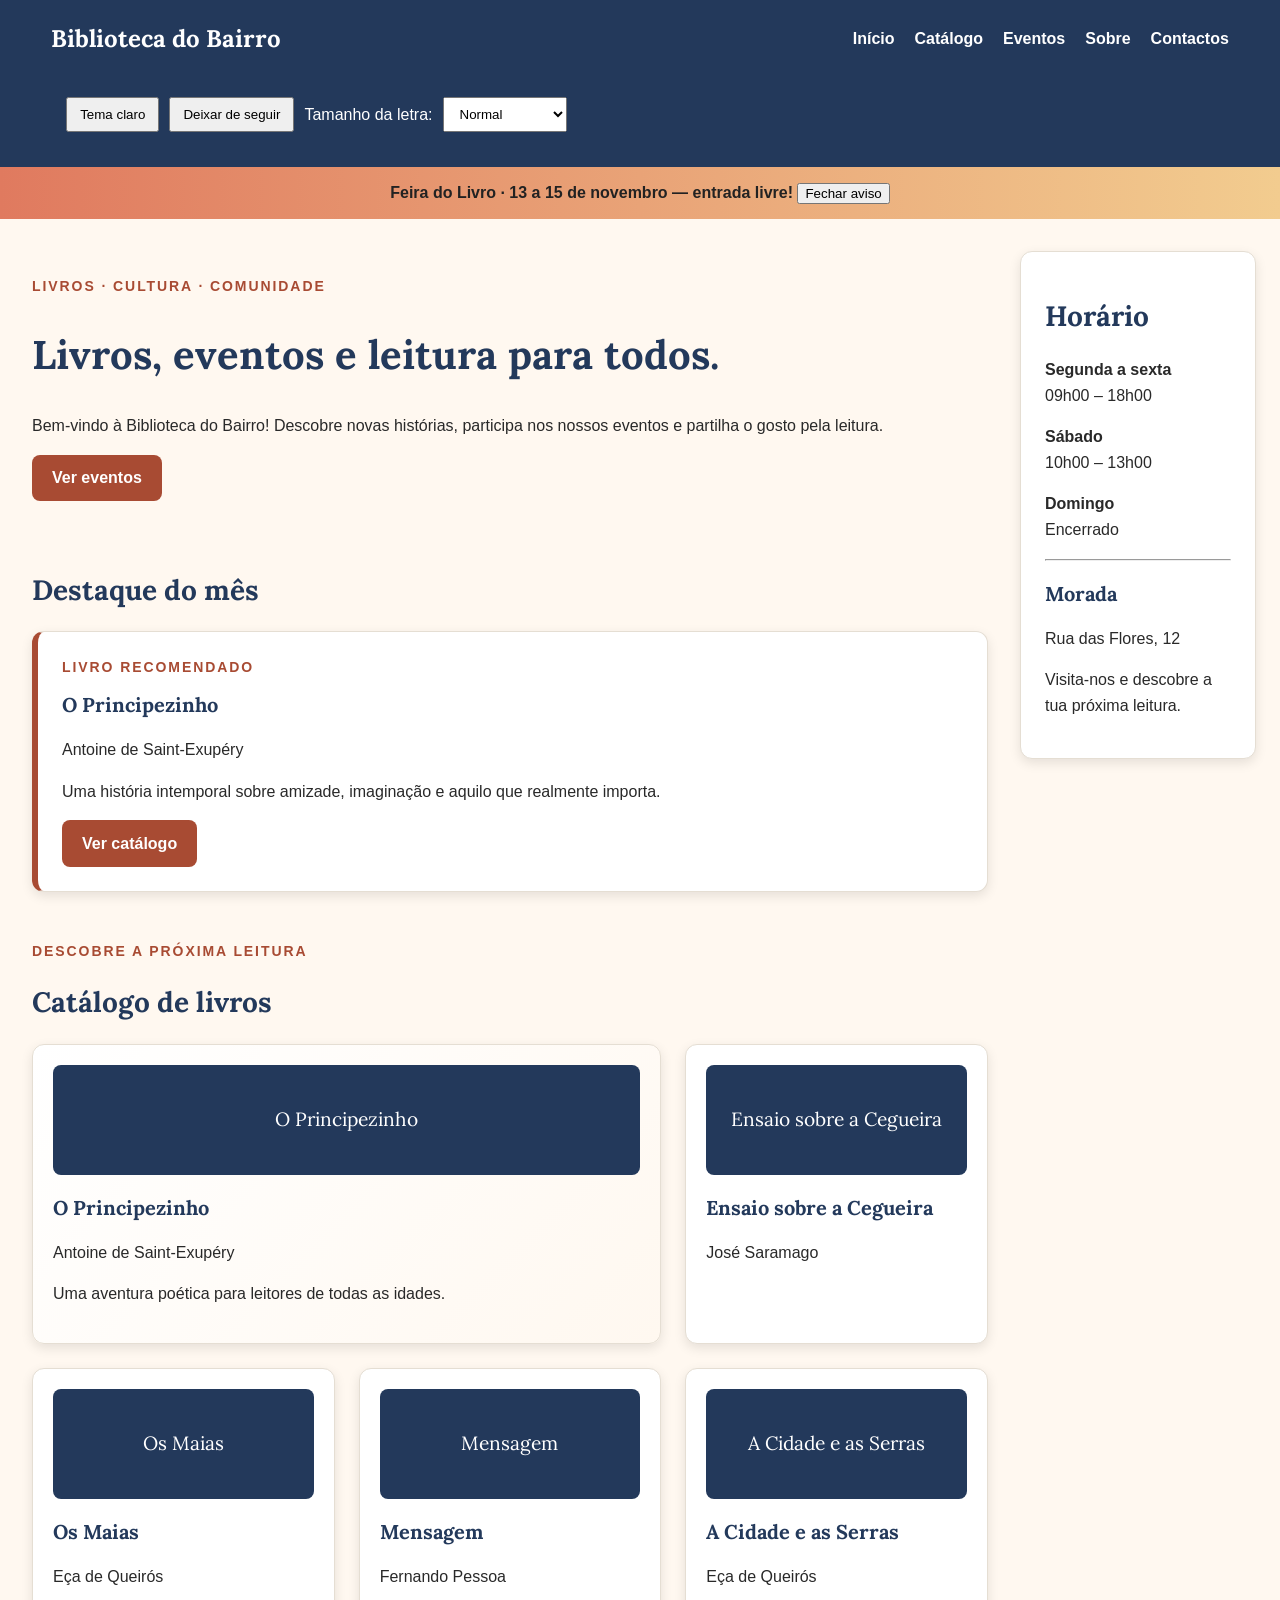
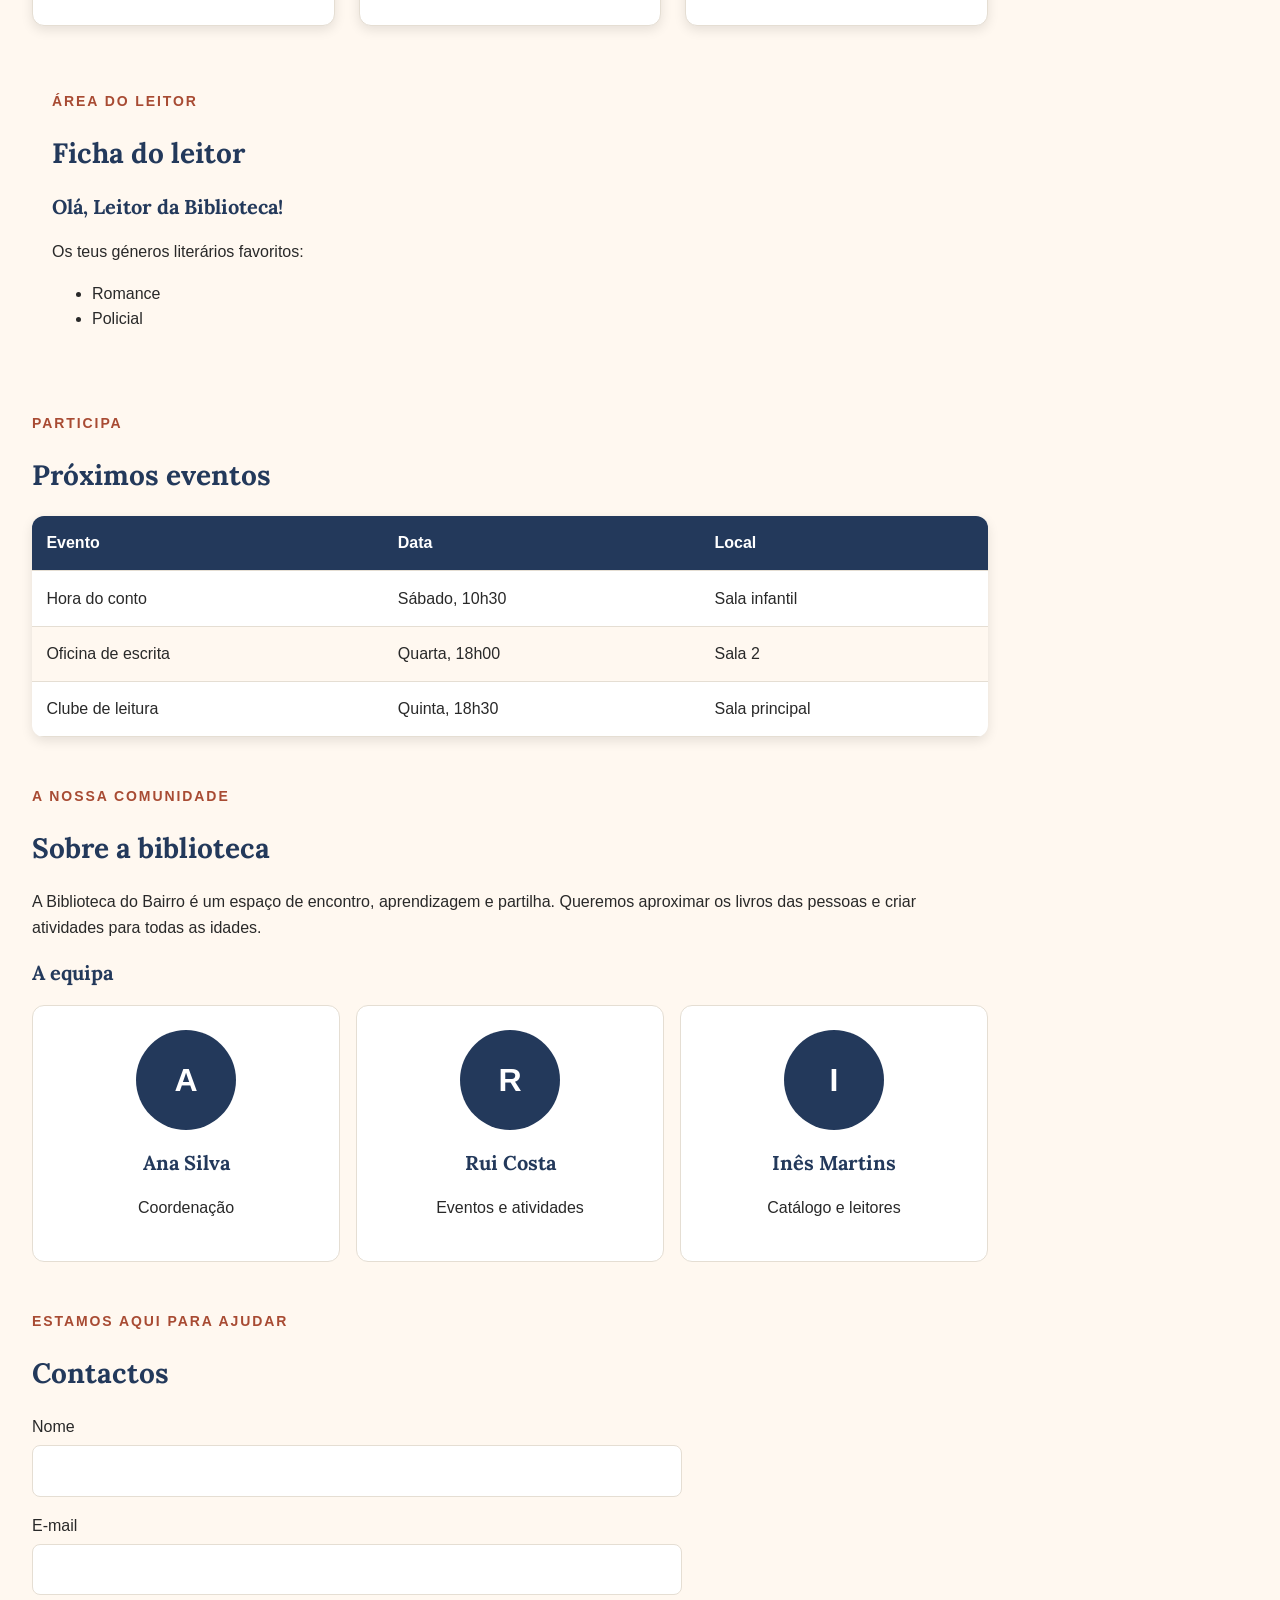
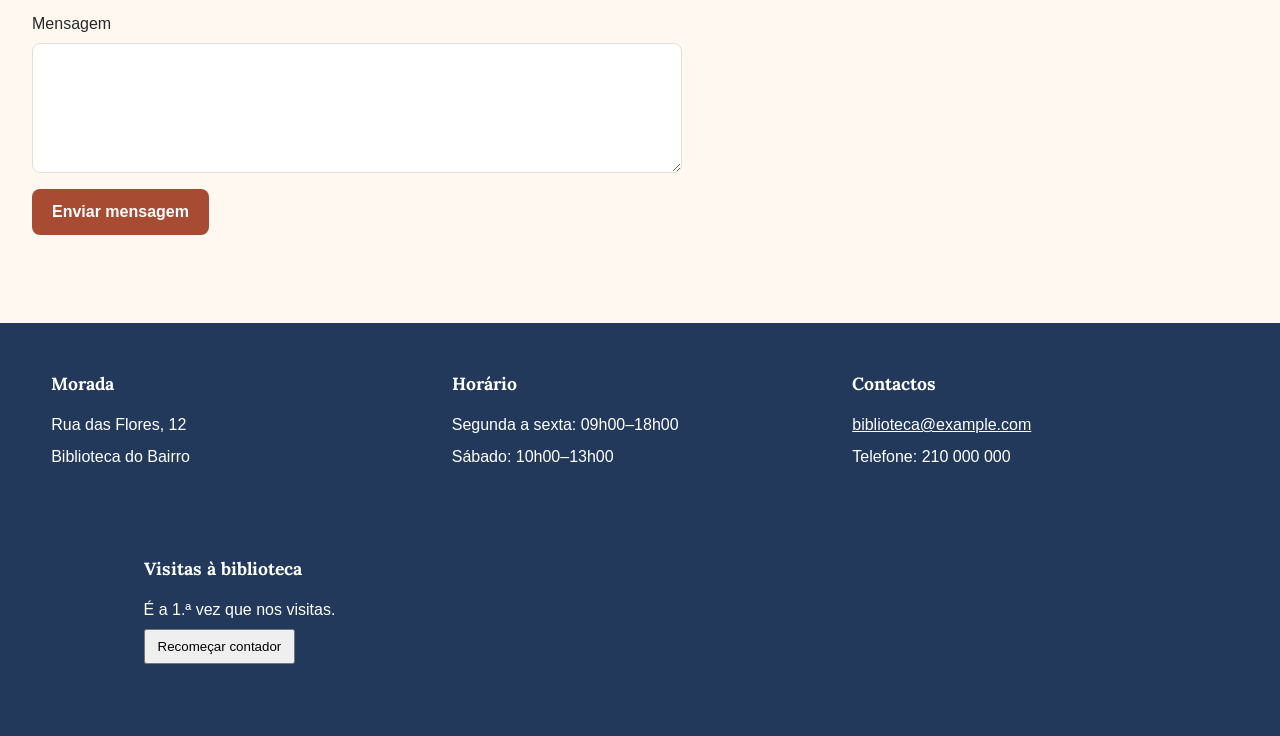
<file: index.html>
<!DOCTYPE html>
<html lang="pt">
<head>
  <meta charset="UTF-8">
  <meta name="viewport" content="width=device-width, initial-scale=1">
  <title>Biblioteca do Bairro</title>

  <script src="src.js" defer></script>

  <link rel="preconnect" href="https://fonts.googleapis.com">
  <link rel="preconnect" href="https://fonts.gstatic.com" crossorigin>
  <link href="https://fonts.googleapis.com/css2?family=Lora:wght@400;700&display=swap" rel="stylesheet">

  <link rel="stylesheet" href="style2.css">
</head>

<body>
  <div class="layout">

    <!-- CABEÇALHO -->
    <header class="cabecalho" id="inicio">
      <a class="marca" href="#inicio">Biblioteca do Bairro</a>

      <nav aria-label="Menu principal">
        <ul>
          <li><a href="#inicio">Início</a></li>
          <li><a href="index4.html">Catálogo</a></li>
          <li><a href="#eventos">Eventos</a></li>
          <li><a href="#sobre">Sobre</a></li>
          <li><a href="#contactos">Contactos</a></li>
        </ul>
      </nav>

      <!-- PREFERÊNCIAS -->
      <div id="controlos-preferencias">
        <button id="botaoTema" type="button">Mudar tema</button>

        <button id="seguirSistema" type="button">
          Seguir o sistema
        </button>

        <label for="tamanhoLetra">Tamanho da letra:</label>

        <select id="tamanhoLetra">
          <option value="normal">Normal</option>
          <option value="grande">Grande</option>
          <option value="muito-grande">Muito grande</option>
        </select>
      </div>
    </header>

    <!-- AVISO -->
    <div class="aviso">
      Feira do Livro · 13 a 15 de novembro — entrada livre!
    </div>

    <main>
      <div class="conteudo-principal">

        <!-- APRESENTAÇÃO -->
        <section aria-labelledby="titulo-principal">
          <p class="etiqueta">Livros · Cultura · Comunidade</p>

          <h1 id="titulo-principal">
            Livros, eventos e leitura para todos.
          </h1>

          <p class="destaque">
            Bem-vindo à Biblioteca do Bairro! Descobre novas histórias,
            participa nos nossos eventos e partilha o gosto pela leitura.
          </p>

          <a class="botao" href="#eventos">Ver eventos</a>
        </section>

        <!-- DESTAQUE -->
        <section id="destaque">
          <h2>Destaque do mês</h2>

          <article class="cartao">
            <p class="etiqueta">Livro recomendado</p>

            <h3>O Principezinho</h3>

            <p>Antoine de Saint-Exupéry</p>

            <p>
              Uma história intemporal sobre amizade, imaginação
              e aquilo que realmente importa.
            </p>

            <a class="botao" href="#catalogo">Ver catálogo</a>
          </article>
        </section>

        <!-- CATÁLOGO -->
        <section id="catalogo">
          <p class="etiqueta">Descobre a próxima leitura</p>

          <h2>Catálogo de livros</h2>

          <div class="catalogo">

            <article class="livro destaque">
              <div class="capa-livro">O Principezinho</div>
              <h3>O Principezinho</h3>
              <p>Antoine de Saint-Exupéry</p>
              <p>Uma aventura poética para leitores de todas as idades.</p>
            </article>

            <article class="livro">
              <div class="capa-livro">Ensaio sobre a Cegueira</div>
              <h3>Ensaio sobre a Cegueira</h3>
              <p>José Saramago</p>
            </article>

            <article class="livro">
              <div class="capa-livro">Os Maias</div>
              <h3>Os Maias</h3>
              <p>Eça de Queirós</p>
            </article>

            <article class="livro">
              <div class="capa-livro">Mensagem</div>
              <h3>Mensagem</h3>
              <p>Fernando Pessoa</p>
            </article>

            <article class="livro">
              <div class="capa-livro">A Cidade e as Serras</div>
              <h3>A Cidade e as Serras</h3>
              <p>Eça de Queirós</p>
            </article>

          </div>
        </section>

        <!-- FICHA DO LEITOR -->
        <section id="zona-leitor">
          <p class="etiqueta">Área do leitor</p>

          <h2>Ficha do leitor</h2>

          <h3 id="saudacao"></h3>

          <p>Os teus géneros literários favoritos:</p>

          <ul id="listaGeneros"></ul>
        </section>

        <!-- EVENTOS -->
        <section id="eventos">
          <p class="etiqueta">Participa</p>

          <h2>Próximos eventos</h2>

          <div class="tabela-wrapper">
            <table>
              <thead>
                <tr>
                  <th>Evento</th>
                  <th>Data</th>
                  <th>Local</th>
                </tr>
              </thead>

              <tbody>
                <tr>
                  <td>Hora do conto</td>
                  <td>Sábado, 10h30</td>
                  <td>Sala infantil</td>
                </tr>

                <tr>
                  <td>Oficina de escrita</td>
                  <td>Quarta, 18h00</td>
                  <td>Sala 2</td>
                </tr>

                <tr>
                  <td>Clube de leitura</td>
                  <td>Quinta, 18h30</td>
                  <td>Sala principal</td>
                </tr>
              </tbody>
            </table>
          </div>
        </section>

        <!-- SOBRE -->
        <section id="sobre">
          <p class="etiqueta">A nossa comunidade</p>

          <h2>Sobre a biblioteca</h2>

          <p>
            A Biblioteca do Bairro é um espaço de encontro, aprendizagem
            e partilha. Queremos aproximar os livros das pessoas e criar
            atividades para todas as idades.
          </p>

          <h3>A equipa</h3>

          <div class="equipa">

            <article class="membro">
              <div class="foto" aria-label="Representação de Ana">A</div>
              <h3>Ana Silva</h3>
              <p>Coordenação</p>
            </article>

            <article class="membro">
              <div class="foto" aria-label="Representação de Rui">R</div>
              <h3>Rui Costa</h3>
              <p>Eventos e atividades</p>
            </article>

            <article class="membro">
              <div class="foto" aria-label="Representação de Inês">I</div>
              <h3>Inês Martins</h3>
              <p>Catálogo e leitores</p>
            </article>

          </div>
        </section>

        <!-- CONTACTOS -->
        <section id="contactos">
          <p class="etiqueta">Estamos aqui para ajudar</p>

          <h2>Contactos</h2>

          <form class="formulario" id="formContacto">

            <div class="campo">
              <label for="nome">Nome</label>
              <input id="nome" name="nome" type="text" required>
            </div>

            <div class="campo">
              <label for="email">E-mail</label>
              <input id="email" name="email" type="email" required>
            </div>

            <div class="campo">
              <label for="mensagem">Mensagem</label>
              <textarea id="mensagem" name="mensagem" required></textarea>
            </div>

            <div>
              <button class="botao" type="submit">Enviar mensagem</button>
            </div>

            <p id="resultadoFormulario" role="status" aria-live="polite"></p>

          </form>
        </section>

      </div>
    </main>

    <!-- BARRA LATERAL -->
    <aside>
      <h2>Horário</h2>

      <p>
        <strong>Segunda a sexta</strong><br>
        09h00 – 18h00
      </p>

      <p>
        <strong>Sábado</strong><br>
        10h00 – 13h00
      </p>

      <p>
        <strong>Domingo</strong><br>
        Encerrado
      </p>

      <hr>

      <h3>Morada</h3>

      <p>Rua das Flores, 12</p>

      <p>Visita-nos e descobre a tua próxima leitura.</p>
    </aside>

    <!-- RODAPÉ -->
    <footer class="rodape">

      <div>
        <h3>Morada</h3>
        <p>Rua das Flores, 12</p>
        <p>Biblioteca do Bairro</p>
      </div>

      <div>
        <h3>Horário</h3>
        <p>Segunda a sexta: 09h00–18h00</p>
        <p>Sábado: 10h00–13h00</p>
      </div>

      <div>
        <h3>Contactos</h3>
        <p>
          <a href="mailto:biblioteca@example.com">
            biblioteca@example.com
          </a>
        </p>
        <p>Telefone: 210 000 000</p>
      </div>

      <!-- CONTADOR DE VISITAS -->
      <div id="zona-visitas">
        <h3>Visitas à biblioteca</h3>

        <p id="contadorVisitas"></p>

        <button id="recomecarVisitas" type="button">
          Recomeçar contador
        </button>
      </div>

    </footer>
  </div>

  <!-- FORMULÁRIO DE CONTACTO -->
  <script>
    /* Demonstração local do formulário; não envia dados para um servidor. */
    document.getElementById('formContacto').addEventListener('submit', function (event) {
      event.preventDefault();

      document.getElementById('resultadoFormulario').textContent =
        'Obrigado! O formulário foi validado nesta demonstração.';

      this.reset();
    });
  </script>

</body>
</html>
</file>
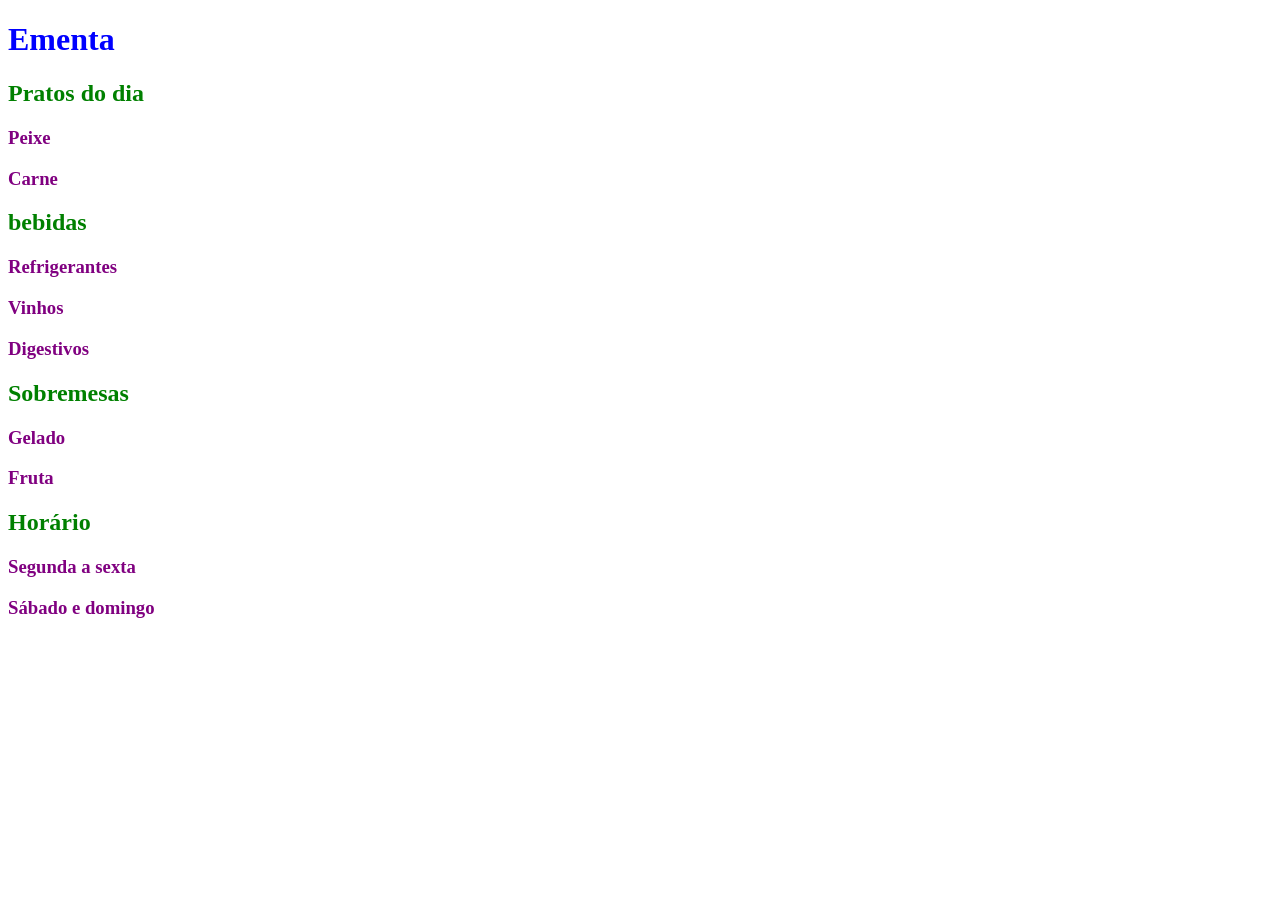
<file: index2.html>
<!DOCTYPE html>
<html lang="en">
<head>
    <link rel="stylesheet" href="style.css">
    <meta charset="UTF-8">
    <meta name="viewport" content="width=device-width, initial-scale=1.0">
    <title>Document</title>
</head>
<body>
   
<h1>Ementa  </h1>
<h2>Pratos do dia</h2>
    <h3>Peixe</h3>
    <h3>Carne</h3>
<h2>bebidas</h2>
    <h3 class="bebida">Refrigerantes</h3>
    <h3 class="bebida">Vinhos</h3>
    <h3 class="bebida">Digestivos</h3>
 
<h2>Sobremesas</h2>
    <h3>Gelado</h3>
    <h3>Fruta</h3>
<h2>Horário</h2>
    <h3>Segunda a sexta</h3>
    <h3>Sábado e domingo</h3>
 
</body>
</html>
</file>
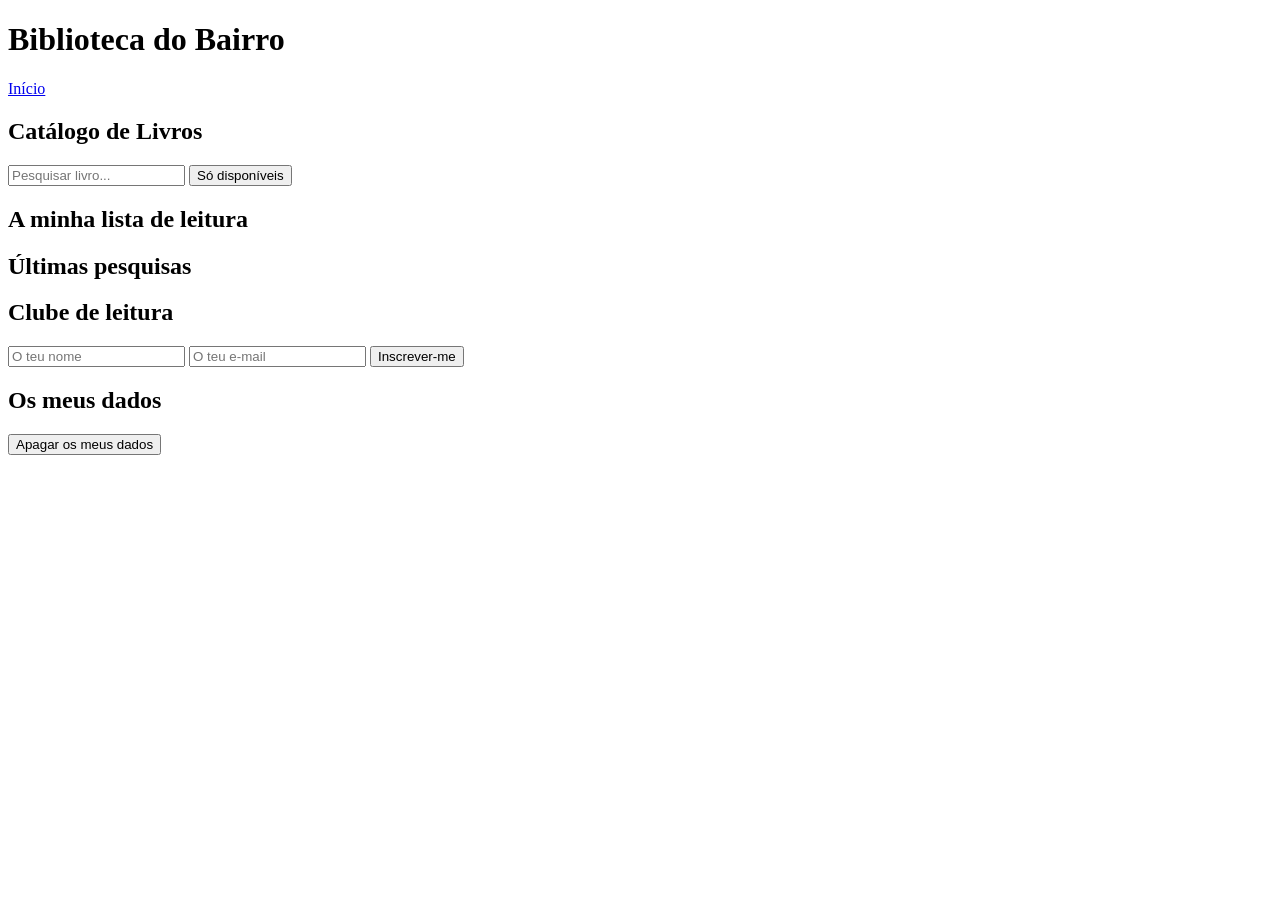
<file: index4.html>
<!DOCTYPE html>
<html lang="pt">
<head>
    <meta charset="UTF-8">
    <meta name="viewport" content="width=device-width, initial-scale=1.0">
    <title>Biblioteca do Bairro - Catálogo</title>
    <script src="app.js" defer></script>
</head>
<body>
    
    <header>
        <h1>Biblioteca do Bairro</h1>
        <nav>
            <a href="index.html">Início</a>
        </nav>
    </header>

    <main>
        <h2 id="resumo-catalogo">Catálogo de Livros</h2>

        <div>
            <input type="text" id="pesquisa" placeholder="Pesquisar livro...">
            <button id="btn-filtro">Só disponíveis</button>
        </div>

        <ul id="lista-livros"></ul>

        <section>
            <h2>A minha lista de leitura</h2>
            <ul id="lista-leitura"></ul>
        </section>

        <section>
            <h2>Últimas pesquisas</h2>
            <ul id="historico-pesquisas"></ul>
        </section>

        <section>
            <h2>Clube de leitura</h2>
            <form id="inscricao">
                <input type="text" name="nome" placeholder="O teu nome">
                <input type="text" name="email" placeholder="O teu e-mail">
                <button type="submit">Inscrever-me</button>
                <p id="mensagem"></p>
            </form>
        </section>

        <section>
            <h2>Os meus dados</h2>
            <pre id="dados-guardados"></pre>
            <button id="btn-apagar-dados">Apagar os meus dados</button>
            <p id="mensagem-dados"></p>
        </section>
    </main>
</body>
</html>
</file>
<file: style2.css>
/* Exercícios CSS 01–09 — Biblioteca do Bairro */

/* 1. Variáveis do tema */
:root {
    --cor-principal: #23395B;
    --cor-destaque: #A84B33;
    --cor-fundo: #FFF8F0;
    --cor-cartao: #FFFFFF;
    --cor-texto: #292929;
    --cor-borda: #E5DED3;
    --cor-aviso-inicio: #E07A5F;
    --cor-aviso-fim: #F2CC8F;
    --raio: 12px;
    --sombra: 0 4px 12px rgb(0 0 0 / 0.10);
}

/* Tema alternativo */
body.tema-alternativo {
    --cor-principal: #174C3C;
    --cor-destaque: #176B87;
    --cor-fundo: #F0F8F5;
    --cor-cartao: #FFFFFF;
    --cor-texto: #202B27;
    --cor-borda: #C9DED5;
    --cor-aviso-inicio: #75B798;
    --cor-aviso-fim: #D2EBDD;
}

/* 2. Modelo de caixa */
* {
    box-sizing: border-box;
}

html {
    scroll-behavior: smooth;
}

body {
    margin: 0;
    background: var(--cor-fundo);
    color: var(--cor-texto);
    font-family: Arial, Helvetica, sans-serif;
    font-size: 1rem;
    line-height: 1.6;
}

/* Títulos */
h1, h2, h3 {
    color: var(--cor-principal);
    font-family: "Lora", Georgia, serif;
    line-height: 1.25;
}

h1 {
    font-size: 2.5rem;
}

h2 {
    font-size: 1.75rem;
}

h3 {
    font-size: 1.25rem;
}

p {
    margin-top: 0;
}

/* Ligações */
a {
    color: var(--cor-principal);
}

a:hover {
    color: var(--cor-destaque);
}

/* Acessibilidade */
a:focus-visible,
button:focus-visible,
input:focus-visible,
textarea:focus-visible {
    outline: 3px solid var(--cor-principal);
    outline-offset: 3px;
}

img {
    max-width: 100%;
    height: auto;
}

/* 3. Cabeçalho e Flexbox */
.cabecalho {
    background: var(--cor-principal);
    color: #FFFFFF;
    padding: 1.25rem 4%;
    display: flex;
    justify-content: space-between;
    align-items: center;
    gap: 1.5rem;
    flex-wrap: wrap;
}

.marca {
    color: #FFFFFF;
    font-family: "Lora", Georgia, serif;
    font-size: 1.5rem;
    font-weight: 700;
    text-decoration: none;
}

.cabecalho nav ul {
    display: flex;
    align-items: center;
    gap: 1.25rem;
    list-style: none;
    margin: 0;
    padding: 0;
    flex-wrap: wrap;
}

.cabecalho nav a {
    color: #FFFFFF;
    text-decoration: none;
    font-weight: 700;
}

.cabecalho nav a:hover {
    color: #F2CC8F;
}

/* 4. Conteúdo e layout com Grid */
.layout {
    display: grid;
    grid-template-columns: minmax(0, 1fr) 260px;
    grid-template-areas:
        "topo topo"
        "menu menu"
        "conteudo lateral"
        "rodape rodape";
}

.cabecalho {
    grid-area: topo;
}

.aviso {
    grid-area: menu;
}

main {
    grid-area: conteudo;
    min-width: 0;
}

aside {
    grid-area: lateral;
}

footer {
    grid-area: rodape;
}

main {
    width: 100%;
    max-width: 1200px;
    margin: 0 auto;
    padding: 2rem;
}

.conteudo-principal {
    max-width: 960px;
    margin: 0 auto;
}

section {
    padding: 1.5rem 0;
    scroll-margin-top: 1rem;
}

/* 5. Etiqueta e aviso com gradiente */
.etiqueta {
    color: var(--cor-destaque);
    text-transform: uppercase;
    letter-spacing: 0.12rem;
    font-size: 0.875rem;
    font-weight: 700;
}

.aviso {
    padding: 0.8rem 4%;
    text-align: center;
    color: #222222;
    background: linear-gradient(
        90deg,
        var(--cor-aviso-inicio),
        var(--cor-aviso-fim)
    );
    font-weight: 700;
}

/* 6. Cartões com Flexbox */
.cartoes {
    display: flex;
    flex-wrap: wrap;
    gap: 1rem;
}

.cartao {
    flex: 1 1 250px;
    background: var(--cor-cartao);
    border: 1px solid var(--cor-borda);
    border-left: 6px solid var(--cor-destaque);
    border-radius: var(--raio);
    padding: 1.5rem;
    box-shadow: var(--sombra);
    transition: transform 0.2s ease, box-shadow 0.2s ease;
}

.cartao:hover {
    transform: translateY(-4px);
    box-shadow: 0 12px 24px rgb(0 0 0 / 0.15);
}

.cartao h3 {
    margin-top: 0;
}

/* Botões */
.botao {
    display: inline-block;
    padding: 0.65rem 1.25rem;
    border: 0;
    border-radius: 8px;
    background: var(--cor-destaque);
    color: #FFFFFF;
    text-decoration: none;
    font: inherit;
    font-weight: 700;
    cursor: pointer;
    transition: background 0.2s ease, transform 0.2s ease;
}

.botao:hover {
    background: var(--cor-principal);
    color: #FFFFFF;
}

.botao:active {
    transform: translateY(2px);
}

.botao:focus-visible {
    outline: 3px solid var(--cor-principal);
    outline-offset: 3px;
}

/* 7. Catálogo com CSS Grid */
.catalogo {
    display: grid;
    grid-template-columns: repeat(3, minmax(0, 1fr));
    gap: 1.5rem;
}

.livro {
    background: var(--cor-cartao);
    border: 1px solid var(--cor-borda);
    border-radius: var(--raio);
    padding: 1.25rem;
    box-shadow: var(--sombra);
    transition: transform 0.2s ease, box-shadow 0.2s ease;
}

.livro:hover {
    transform: translateY(-4px);
    box-shadow: 0 12px 24px rgb(0 0 0 / 0.15);
}

.livro.destaque {
    grid-column: span 2;
    background: linear-gradient(
        135deg,
        var(--cor-cartao),
        var(--cor-fundo)
    );
}

/* Capa dos livros */
.capa-livro {
    min-height: 110px;
    display: grid;
    place-items: center;
    margin-bottom: 1rem;
    border-radius: 8px;
    background: var(--cor-principal);
    color: #FFFFFF;
    font-family: "Lora", Georgia, serif;
    font-size: 1.2rem;
    text-align: center;
    padding: 1rem;
}

/* 8. Tabela de eventos */
.tabela-wrapper {
    overflow-x: auto;
    background: var(--cor-cartao);
    border-radius: var(--raio);
    box-shadow: var(--sombra);
}

table {
    width: 100%;
    border-collapse: collapse;
}

th, td {
    padding: 0.9rem;
    border-bottom: 1px solid var(--cor-borda);
    text-align: left;
}

th {
    background: var(--cor-principal);
    color: #FFFFFF;
}

tbody tr:nth-child(even) {
    background: var(--cor-fundo);
}

/* 9. Equipa e fotografias redondas */
.equipa {
    display: grid;
    grid-template-columns: repeat(3, minmax(0, 1fr));
    gap: 1rem;
}

.membro {
    text-align: center;
    background: var(--cor-cartao);
    border: 1px solid var(--cor-borda);
    border-radius: var(--raio);
    padding: 1.5rem;
}

.foto {
    width: 100px;
    height: 100px;
    margin: 0 auto 1rem;
    border-radius: 50%;
    display: grid;
    place-items: center;
    background: var(--cor-principal);
    color: #FFFFFF;
    font-size: 2rem;
    font-weight: 700;
}

/* Formulário */
.formulario {
    display: grid;
    gap: 1rem;
    max-width: 650px;
}

.campo {
    display: grid;
    gap: 0.35rem;
}

input,
textarea {
    width: 100%;
    border: 1px solid var(--cor-borda);
    border-radius: 8px;
    padding: 0.75rem;
    font: inherit;
    background: var(--cor-cartao);
    color: var(--cor-texto);
}

textarea {
    min-height: 130px;
    resize: vertical;
}

/* Barra lateral */
aside {
    margin: 2rem 1.5rem 2rem 0;
    padding: 1.5rem;
    align-self: start;
    background: var(--cor-cartao);
    border: 1px solid var(--cor-borda);
    border-radius: var(--raio);
    box-shadow: var(--sombra);
}

/* Rodapé */
.rodape {
    display: grid;
    grid-template-columns: repeat(3, minmax(0, 1fr));
    gap: 1.5rem;
    padding: 2rem 4%;
    background: var(--cor-principal);
    color: #FFFFFF;
}

.rodape h3 {
    color: #FFFFFF;
    font-size: 1.1rem;
}

.rodape p {
    margin-bottom: 0.4rem;
}

.rodape a {
    color: #FFFFFF;
}

/* Design responsivo: telemóveis */
@media (max-width: 767px) {
    .cabecalho {
        flex-direction: column;
        align-items: flex-start;
    }

    .cabecalho nav ul {
        flex-direction: column;
        align-items: flex-start;
        gap: 0.5rem;
    }

    .layout {
        display: block;
    }

    main {
        padding: 1rem;
    }

    aside {
        margin: 1rem;
    }

    .catalogo {
        grid-template-columns: 1fr;
    }

    .livro.destaque {
        grid-column: auto;
    }

    .equipa {
        grid-template-columns: 1fr;
    }

    .rodape {
        grid-template-columns: 1fr;
    }

    h1 {
        font-size: 2rem;
    }

    h2 {
        font-size: 1.5rem;
    }
}

/* Tablets */
@media (min-width: 768px) {
    .cabecalho {
        flex-direction: row;
    }

    .cabecalho nav ul {
        flex-direction: row;
    }

    .catalogo {
        grid-template-columns: repeat(2, minmax(0, 1fr));
    }

    .equipa {
        grid-template-columns: repeat(2, minmax(0, 1fr));
    }

    .rodape {
        grid-template-columns: repeat(3, minmax(0, 1fr));
    }
}

/* Computadores */
@media (min-width: 1024px) {
    .catalogo {
        grid-template-columns: repeat(3, minmax(0, 1fr));
    }

    .equipa {
        grid-template-columns: repeat(3, minmax(0, 1fr));
    }

    .layout {
        display: grid;
    }
}

/* EXERCÍCIO 7 - TEMA ESCURO */
body.escuro {
    background-color: #171717;
    color: #777777;
}

body.escuro header,
body.escuro section,
body.escuro article,
body.escuro .cartao {
    background-color: #252525;
    color: #777777;
}

body.escuro a {
    color: #8fcaff;
}

body.escuro input,
body.escuro textarea,
body.escuro select {
    background-color: #333;
    color: rgb(98, 98, 98);
    border: 1px solid #777;
}

/* TAMANHO DA LETRA */
body.letra-grande {
    font-size: 18px;
}

body.letra-muito-grande {
    font-size: 21px;
}

/* CONTROLOS DE PREFERÊNCIAS */
#controlos-preferencias {
    display: flex;
    flex-wrap: wrap;
    align-items: center;
    gap: 10px;
    padding: 15px;
}

#controlos-preferencias button,
#controlos-preferencias select,
#zona-visitas button {
    padding: 8px 12px;
    cursor: pointer;
}

/* FICHA DO LEITOR */
#zona-leitor,
#zona-visitas {
    padding: 20px;
    margin: 20px auto;
    max-width: 1000px;
    border-radius: 10px;
}
</file>
<file: style.css>
h1{color: blue;}
h2{color: green;}
.bebidas {color: orange;}
h3{color: purple;}
p{color: red;}
</file>
